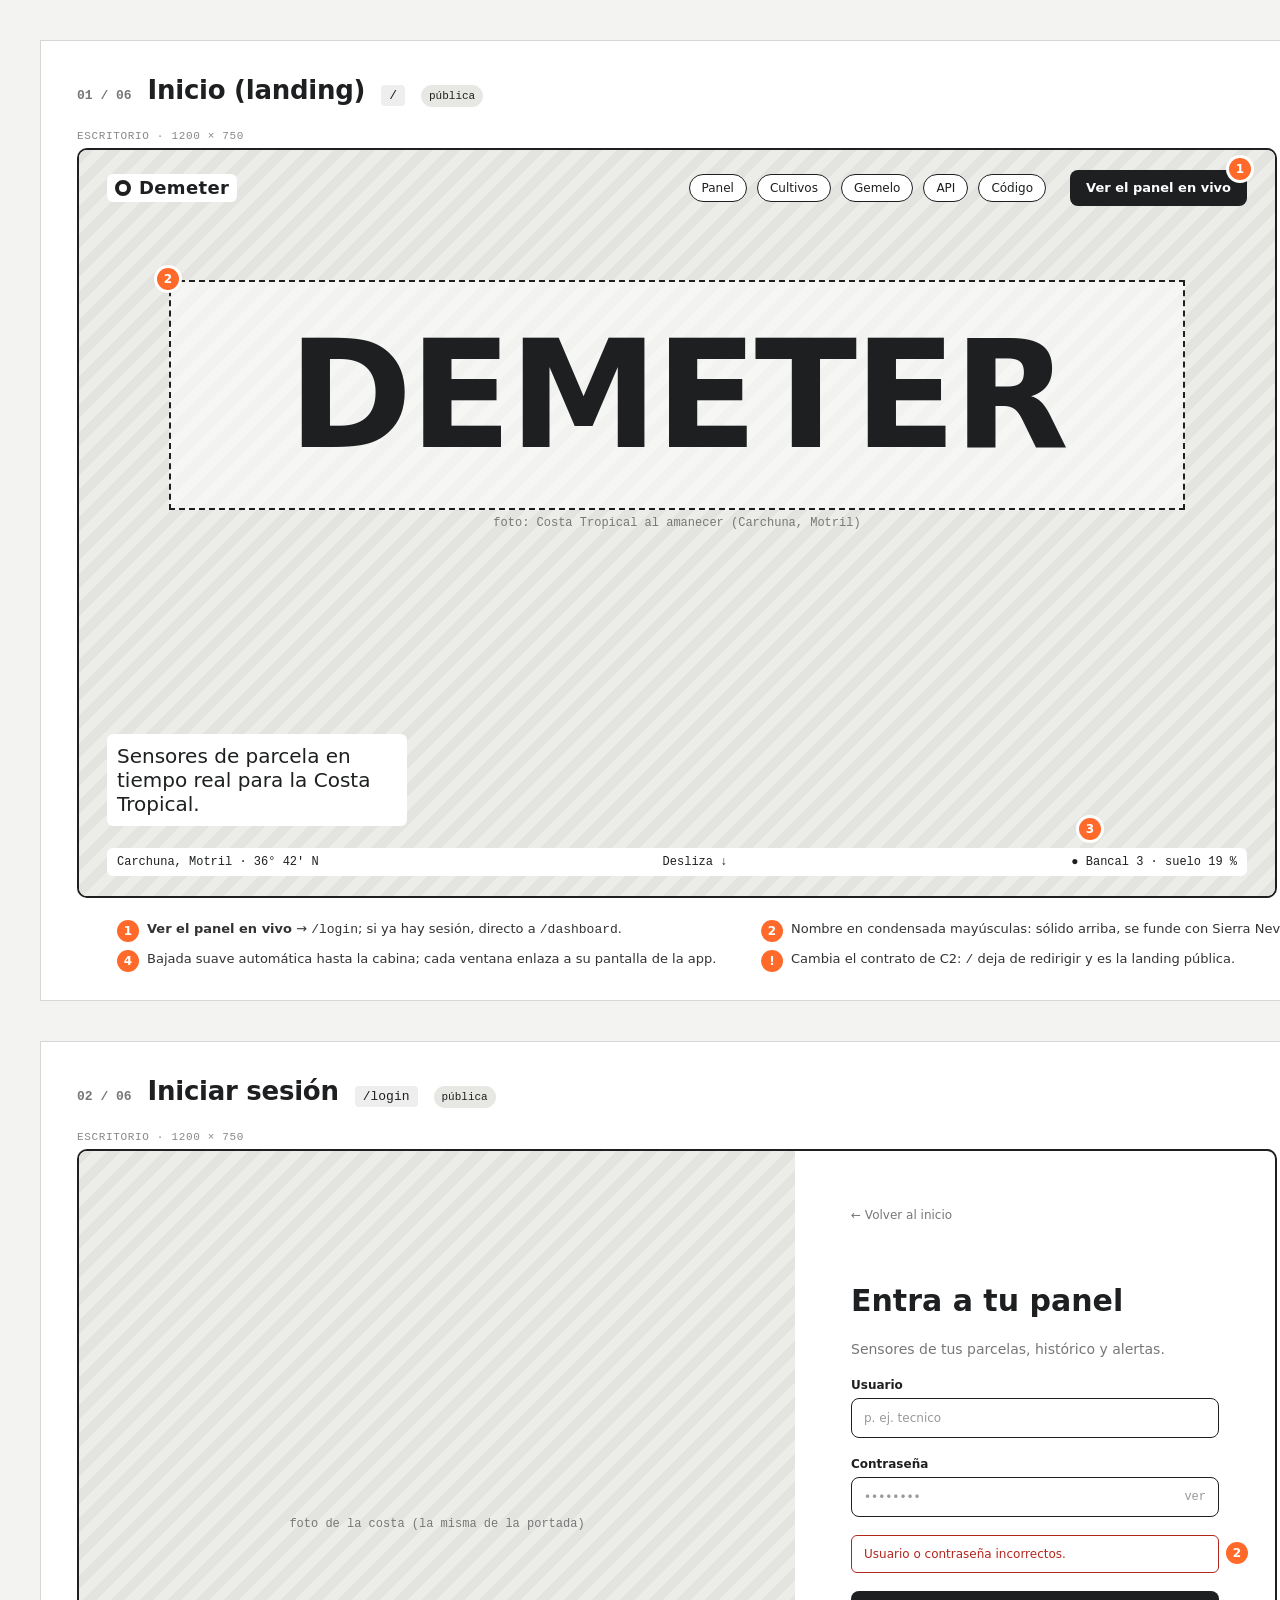
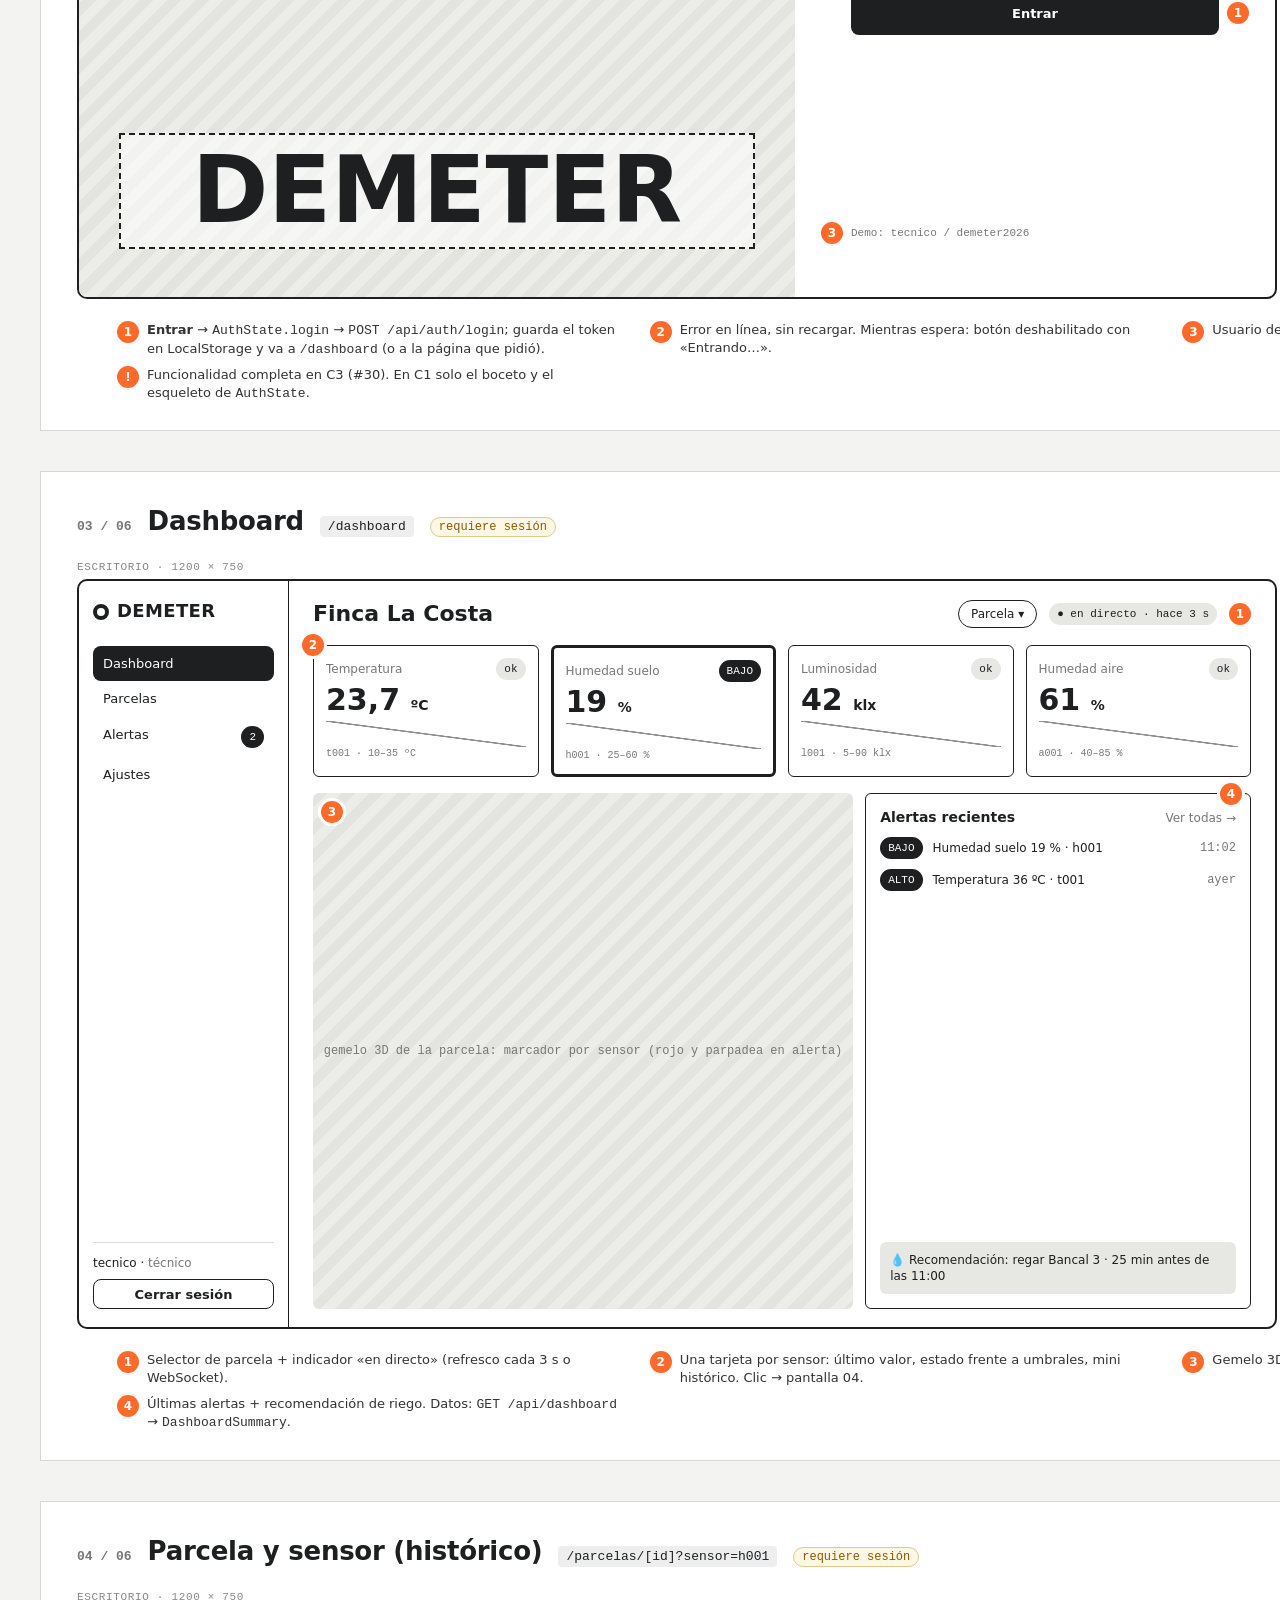
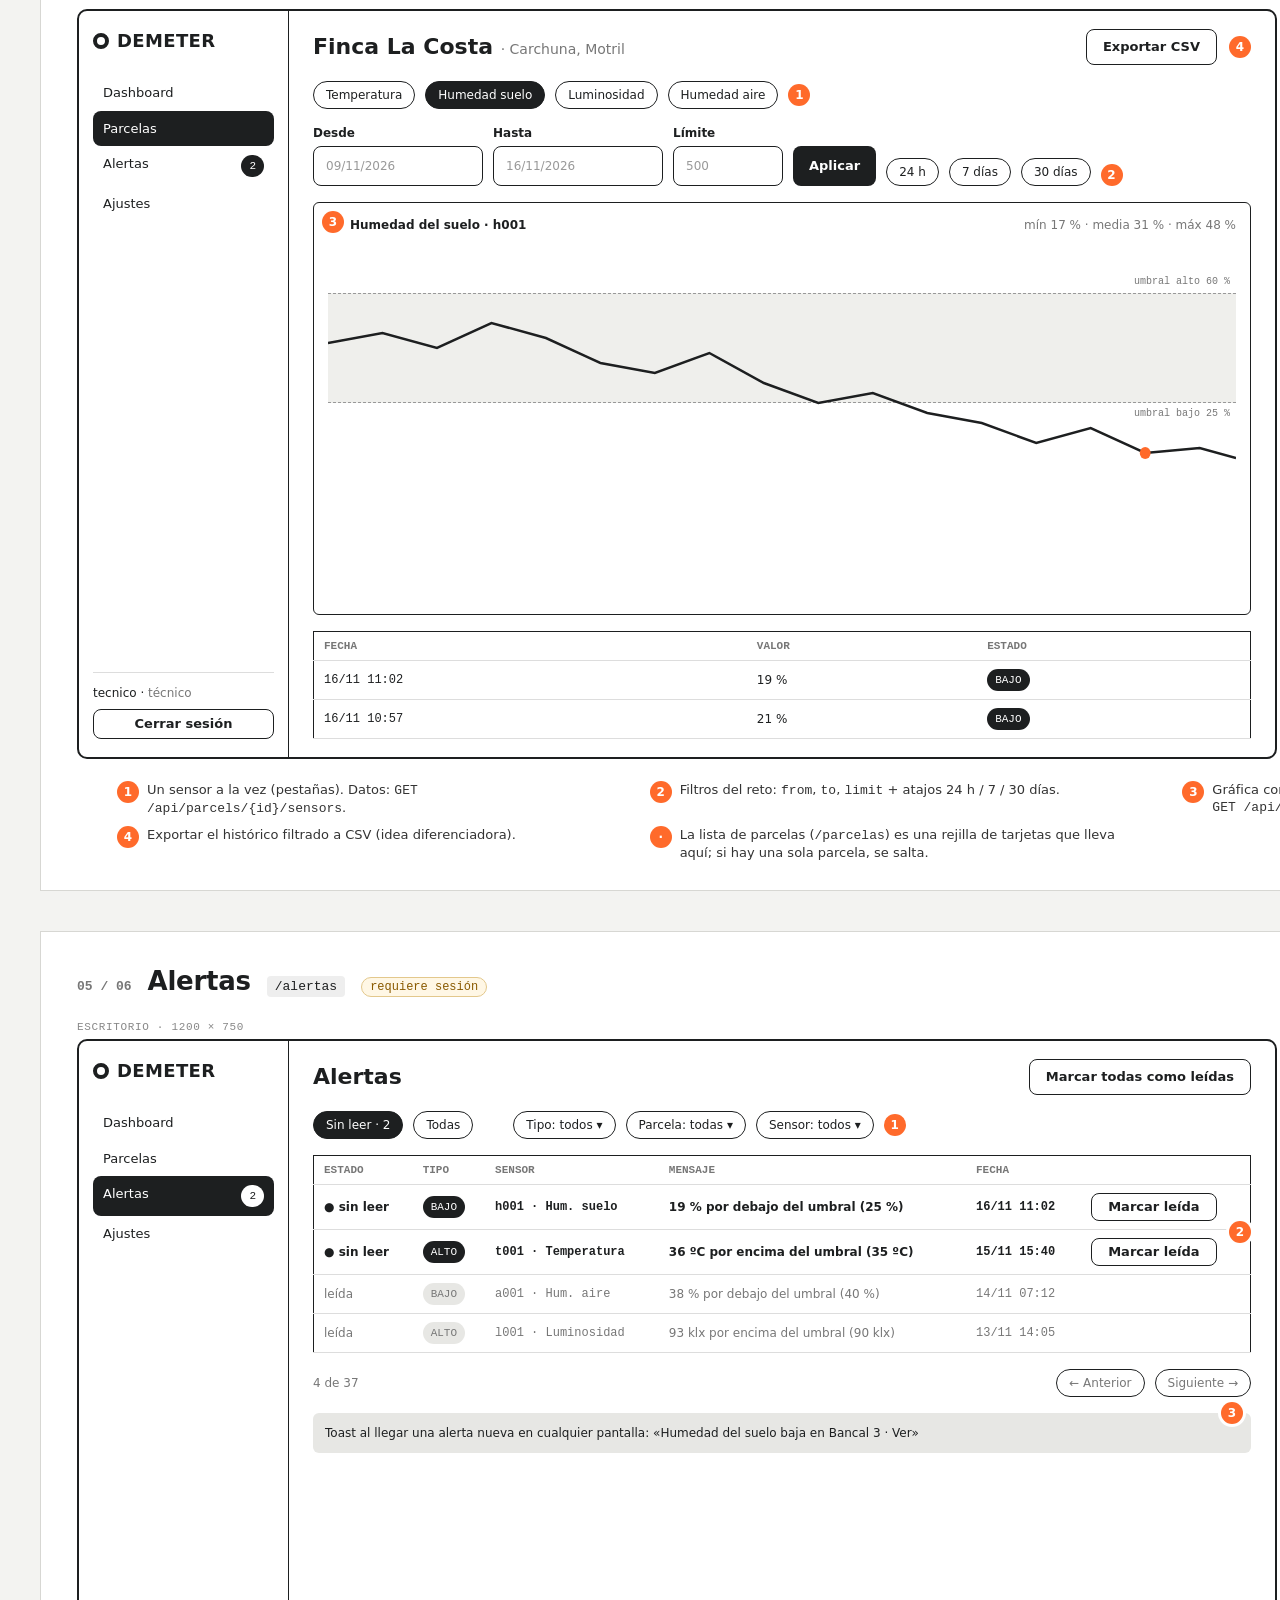
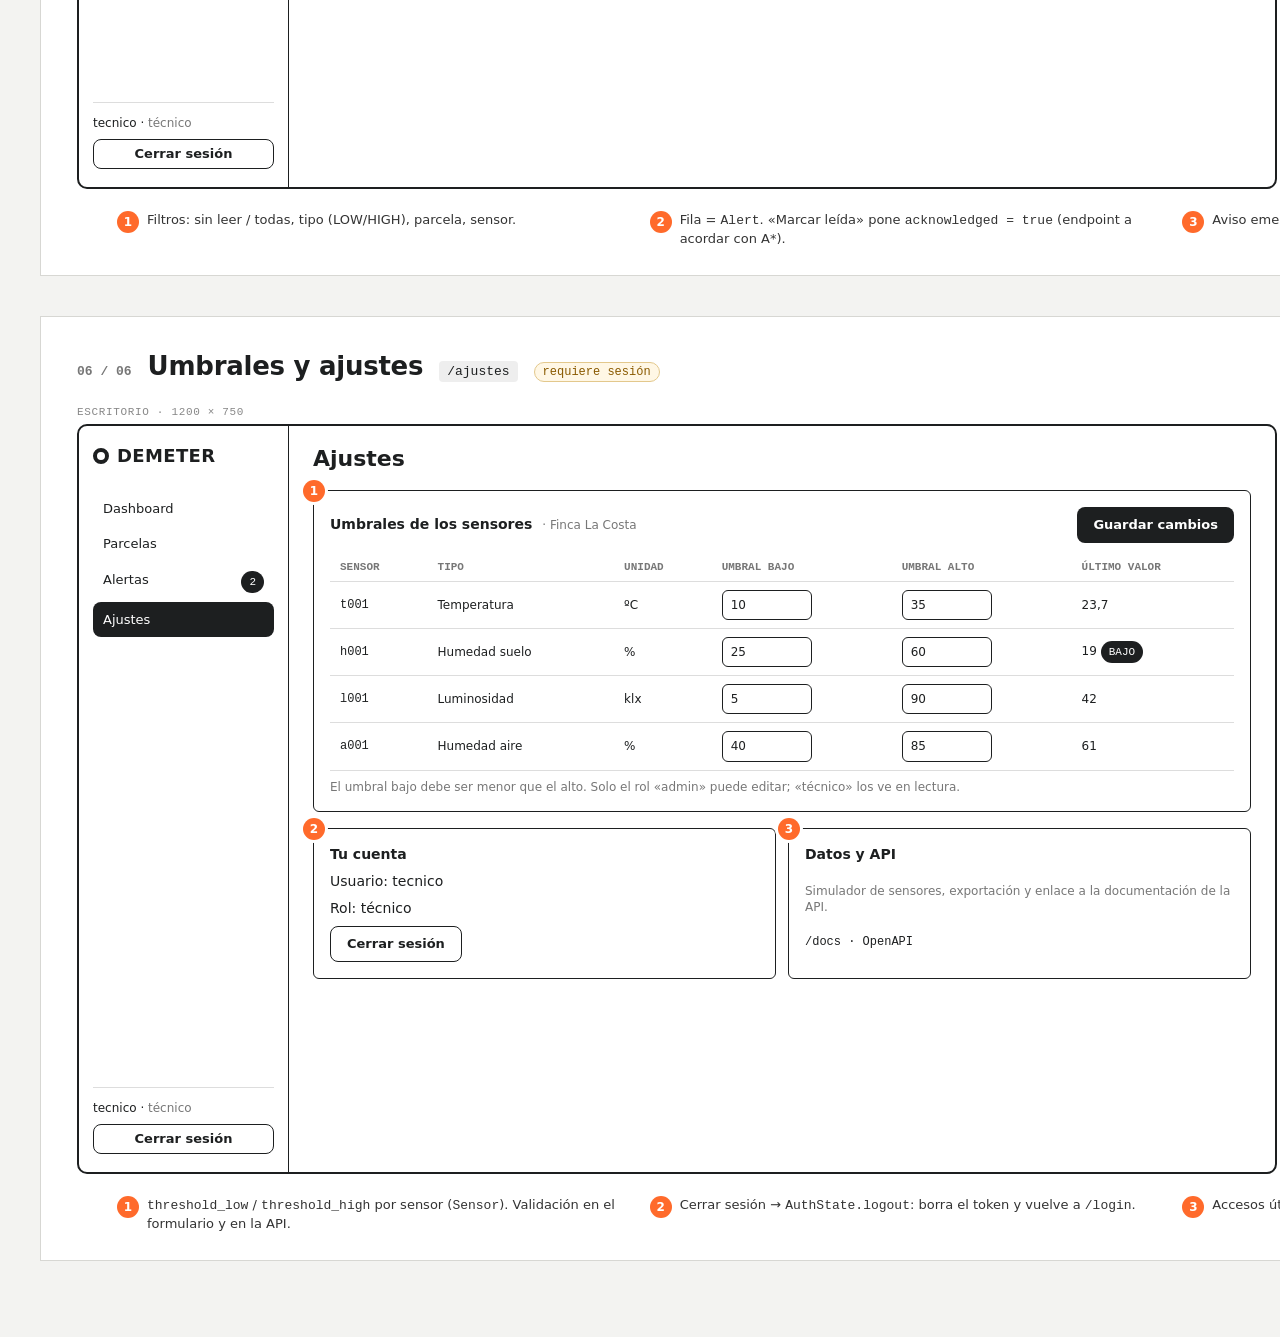
<file: docs/wireframes/fuente/wireframes.html>
<!doctype html>
<html lang="es">
<head>
<meta charset="utf-8">
<title>Demeter · wireframes C1</title>
<!--
  Wireframes de baja fidelidad de Demeter (issue #28, C1).
  Cada <section class="sheet"> es una pantalla: escritorio (1200×750) y móvil (360×750).
  Los PNG de docs/wireframes/ se generan haciendo captura de cada .sheet (ver README).
  Gris = hueco de contenido; los textos son reales; los círculos numerados se explican al pie.
-->
<style>
  * { box-sizing: border-box; margin: 0; }
  body { background: #f3f3f1; font: 14px/1.35 system-ui, -apple-system, "Segoe UI", sans-serif; color: #1d1f20; padding: 40px; }
  .sheet { width: fit-content; min-width: 1680px; background: #fff; border: 1px solid #d7d7d3; padding: 32px 36px 28px; margin-bottom: 40px; }
  .sheet__head { display: flex; align-items: baseline; gap: 16px; margin-bottom: 22px; }
  .sheet__n { font: 600 13px ui-monospace, monospace; color: #777; }
  .sheet__t { font-size: 26px; font-weight: 700; letter-spacing: -.01em; }
  .sheet__route { font: 13px ui-monospace, monospace; background: #eee; padding: 3px 8px; border-radius: 4px; }
  .sheet__lock { font: 12px ui-monospace, monospace; color: #8a5a00; border: 1px solid #e3c88c; background: #fff7e5; padding: 2px 8px; border-radius: 99px; }
  .frames { display: flex; gap: 40px; align-items: flex-start; }
  .lbl { font: 11px ui-monospace, monospace; color: #888; margin-bottom: 6px; text-transform: uppercase; letter-spacing: .06em; }
  .desk { width: 1200px; height: 750px; }
  .mob { width: 360px; height: 750px; border-radius: 28px !important; }
  .frame { border: 2px solid #1d1f20; border-radius: 10px; overflow: hidden; position: relative; background: #fff; }
  .notes { width: 0; min-width: 100%; margin-top: 22px; display: grid; grid-template-columns: repeat(3, 1fr); gap: 8px 32px; font-size: 13px; color: #333; }
  .notes li { list-style: none; display: flex; gap: 8px; }
  .notes b { flex: none; }

  /* piezas */
  .box { background: #e7e7e4; border-radius: 6px; }
  .ph { background: repeating-linear-gradient(135deg, #e3e3e0 0 10px, #ecece9 10px 20px); border-radius: 6px; display: grid; place-items: center; color: #777; font: 12px ui-monospace, monospace; text-align: center; }
  .line { border: 1.5px solid #1d1f20; border-radius: 6px; }
  .btn { display: inline-flex; align-items: center; justify-content: center; height: 36px; padding: 0 16px; border-radius: 8px; background: #1d1f20; color: #fff; font-weight: 600; font-size: 13px; }
  .btn--ghost { background: #fff; color: #1d1f20; border: 1.5px solid #1d1f20; }
  .pill { display: inline-flex; align-items: center; height: 28px; padding: 0 12px; border: 1.5px solid #1d1f20; border-radius: 99px; font-size: 12px; }
  .chip { display: inline-flex; align-items: center; gap: 5px; height: 22px; padding: 0 8px; border-radius: 99px; font: 11px ui-monospace, monospace; background: #e7e7e4; }
  .chip--warn { background: #1d1f20; color: #fff; }
  .mono { font-family: ui-monospace, monospace; }
  .muted { color: #777; }
  .n { position: absolute; width: 22px; height: 22px; border-radius: 50%; background: #ff6a2b; color: #fff; font: 700 12px/22px system-ui; text-align: center; z-index: 5; box-shadow: 0 0 0 3px #fff; }
  .notes .n { position: static; flex: none; }
  .field { display: grid; gap: 5px; font-size: 12px; font-weight: 600; }
  .field span.inp { height: 40px; border: 1.5px solid #1d1f20; border-radius: 8px; display: flex; align-items: center; padding: 0 12px; font-weight: 400; color: #999; }
  .row { display: flex; align-items: center; gap: 10px; }
  .spark { height: 26px; background: linear-gradient(to top right, transparent 48%, #1d1f20 49% 51%, transparent 52%); opacity: .5; }
  table { border-collapse: collapse; width: 100%; font-size: 12px; }
  th, td { text-align: left; padding: 8px 10px; border-bottom: 1px solid #ddd; }
  th { font: 600 11px ui-monospace, monospace; color: #777; text-transform: uppercase; }

  /* armazón de la app (escritorio) */
  .app { display: grid; grid-template-columns: 210px 1fr; height: 100%; }
  .side { border-right: 1.5px solid #1d1f20; padding: 18px 14px; display: flex; flex-direction: column; gap: 6px; }
  .logo { font-weight: 800; font-stretch: 75%; letter-spacing: .02em; font-size: 18px; margin-bottom: 16px; display: flex; gap: 8px; align-items: center; }
  .logo i { width: 16px; height: 16px; border: 4px solid #1d1f20; border-radius: 50%; }
  .nav a { display: flex; justify-content: space-between; padding: 9px 10px; border-radius: 8px; color: inherit; text-decoration: none; font-size: 13px; }
  .nav a.on { background: #1d1f20; color: #fff; }
  .side__foot { margin-top: auto; border-top: 1px solid #ddd; padding-top: 12px; display: grid; gap: 8px; font-size: 12px; }
  .main { padding: 18px 24px; display: flex; flex-direction: column; gap: 16px; overflow: hidden; }
  .top { display: flex; align-items: center; gap: 12px; }
  .top h1 { font-size: 22px; margin-right: auto; }
  /* armazón móvil */
  .mtop { height: 56px; display: flex; align-items: center; justify-content: space-between; padding: 0 16px; border-bottom: 1.5px solid #1d1f20; }
  .mbody { padding: 14px 16px; display: flex; flex-direction: column; gap: 12px; height: calc(100% - 56px - 64px); overflow: hidden; }
  .mtab { position: absolute; left: 0; right: 0; bottom: 0; height: 64px; border-top: 1.5px solid #1d1f20; display: grid; grid-template-columns: repeat(4, 1fr); font-size: 11px; text-align: center; align-items: center; background: #fff; }
  .mtab span::before { content: ""; display: block; width: 18px; height: 18px; margin: 0 auto 3px; border-radius: 5px; background: #d5d5d1; }
  .mtab .on { font-weight: 700; }
  .mtab .on::before { background: #1d1f20; }
</style>
</head>
<body>

<!-- ============================================================ 1. INICIO -->
<section class="sheet" id="s1">
  <div class="sheet__head"><span class="sheet__n">01 / 06</span><span class="sheet__t">Inicio (landing)</span><span class="sheet__route">/</span><span class="chip">pública</span></div>
  <div class="frames">
    <div><p class="lbl">Escritorio · 1200 × 750</p>
      <div class="frame desk">
        <div class="ph" style="position:absolute;inset:0;border-radius:0">foto: Costa Tropical al amanecer (Carchuna, Motril)</div>
        <div class="row" style="position:absolute;left:28px;right:28px;top:20px">
          <span class="logo" style="margin:0;background:#fff;padding:2px 8px;border-radius:6px"><i></i>Demeter</span><span style="flex:1"></span>
          <span class="pill" style="background:#fff">Panel</span><span class="pill" style="background:#fff">Cultivos</span><span class="pill" style="background:#fff">Gemelo</span><span class="pill" style="background:#fff">API</span><span class="pill" style="background:#fff">Código</span>
          <span class="btn" style="margin-left:14px">Ver el panel en vivo</span>
        </div>
        <span class="n" style="left:1150px;top:8px">1</span>
        <div style="position:absolute;left:90px;right:90px;top:130px;height:230px;border:2px dashed #1d1f20;display:grid;place-items:center;font:800 150px/1 system-ui;font-stretch:75%;letter-spacing:-.02em;color:#1d1f20;background:rgba(255,255,255,.55)">DEMETER</div>
        <span class="n" style="left:78px;top:118px">2</span>
        <div style="position:absolute;left:28px;bottom:70px;width:300px;background:#fff;padding:10px;border-radius:6px;font-size:20px;line-height:1.2">Sensores de parcela en tiempo real para la Costa Tropical.</div>
        <div class="row mono" style="position:absolute;left:28px;right:28px;bottom:20px;font-size:12px;background:#fff;padding:6px 10px;border-radius:6px"><span>Carchuna, Motril · 36° 42′ N</span><span style="flex:1;text-align:center">Desliza ↓</span><span>● Bancal 3 · suelo 19 %</span></div>
        <span class="n" style="left:1000px;top:668px">3</span>
      </div>
    </div>
    <div><p class="lbl">Móvil · 360 × 750</p>
      <div class="frame mob">
        <div class="ph" style="position:absolute;inset:0;border-radius:0">foto</div>
        <div class="row" style="position:absolute;left:14px;right:14px;top:16px"><span class="logo" style="margin:0;background:#fff;padding:2px 6px;border-radius:6px;font-size:15px"><i></i>Demeter</span><span style="flex:1"></span><span class="btn" style="height:32px;font-size:12px">Ver el panel</span></div>
        <div style="position:absolute;left:12px;right:12px;top:250px;height:96px;border:2px dashed #1d1f20;display:grid;place-items:center;font:800 64px/1 system-ui;font-stretch:75%;color:#1d1f20;background:rgba(255,255,255,.55)">DEMETER</div>
        <div style="position:absolute;left:16px;right:16px;bottom:56px;background:#fff;padding:8px;border-radius:6px;font-size:17px">Sensores de parcela en tiempo real para la Costa Tropical.</div>
        <div class="row mono" style="position:absolute;left:16px;right:16px;bottom:18px;font-size:11px;background:#fff;padding:4px 8px;border-radius:6px"><span>Desliza ↓</span><span style="flex:1"></span><span>● suelo 19 %</span></div>
      </div>
    </div>
    <div style="width:300px"><p class="lbl">Al bajar (resto de la página)</p>
      <div style="display:grid;gap:8px">
        <div class="ph" style="height:120px">acto 2: niebla + bancal en líneas 3D</div>
        <div class="ph" style="height:150px;position:relative">cabina «mundos»: Medir · Avisar · Regar · Explorar<span class="n" style="right:6px;top:6px">4</span></div>
        <div class="ph" style="height:90px">funciones / gemelo 3D</div>
        <div class="ph" style="height:70px">API y código abierto (GPL v3)</div>
        <div class="ph" style="height:60px">preguntas + pie</div>
      </div>
    </div>
  </div>
  <ul class="notes">
    <li><span class="n">1</span><span><b>Ver el panel en vivo</b> → <span class="mono">/login</span>; si ya hay sesión, directo a <span class="mono">/dashboard</span>.</span></li>
    <li><span class="n">2</span><span>Nombre en condensada mayúsculas: sólido arriba, se funde con Sierra Nevada abajo.</span></li>
    <li><span class="n">3</span><span>Lectura en directo de demo (dato real del Bancal 3 cuando esté la API).</span></li>
    <li><span class="n">4</span><span>Bajada suave automática hasta la cabina; cada ventana enlaza a su pantalla de la app.</span></li>
    <li><span class="n">!</span><span>Cambia el contrato de C2: <span class="mono">/</span> deja de redirigir y es la landing pública.</span></li>
  </ul>
</section>

<!-- ============================================================ 2. LOGIN -->
<section class="sheet" id="s2">
  <div class="sheet__head"><span class="sheet__n">02 / 06</span><span class="sheet__t">Iniciar sesión</span><span class="sheet__route">/login</span><span class="chip">pública</span></div>
  <div class="frames">
    <div><p class="lbl">Escritorio · 1200 × 750</p>
      <div class="frame desk" style="display:grid;grid-template-columns:1fr 480px">
        <div class="ph" style="border-radius:0;position:relative">foto de la costa (la misma de la portada)
          <div style="position:absolute;left:40px;right:40px;bottom:48px;font:800 92px/1 system-ui;font-stretch:75%;border:2px dashed #1d1f20;text-align:center;padding:10px;background:rgba(255,255,255,.55);color:#1d1f20">DEMETER</div>
        </div>
        <div style="padding:56px 56px;display:flex;flex-direction:column;gap:18px;position:relative">
          <a class="muted" style="font-size:12px">← Volver al inicio</a>
          <h2 style="font-size:30px;margin-top:40px">Entra a tu panel</h2>
          <p class="muted">Sensores de tus parcelas, histórico y alertas.</p>
          <label class="field">Usuario<span class="inp">p. ej. tecnico</span></label>
          <label class="field">Contraseña<span class="inp">••••••••<span style="margin-left:auto" class="mono">ver</span></span></label>
          <div class="line" style="padding:10px 12px;font-size:12px;border-color:#b3261e;color:#b3261e;position:relative">Usuario o contraseña incorrectos.<span class="n" style="right:-30px;top:6px">2</span></div>
          <span class="btn" style="height:44px;position:relative">Entrar<span class="n" style="right:-30px;top:11px">1</span></span>
          <p class="mono muted" style="font-size:11px;margin-top:auto;position:relative">Demo: tecnico / demeter2026<span class="n" style="left:-30px;top:-4px">3</span></p>
        </div>
      </div>
    </div>
    <div><p class="lbl">Móvil · 360 × 750</p>
      <div class="frame mob">
        <div class="ph" style="height:210px;border-radius:0;position:relative">foto<div style="position:absolute;left:14px;right:14px;bottom:14px;font:800 52px/1 system-ui;font-stretch:75%;border:2px dashed #1d1f20;text-align:center;background:rgba(255,255,255,.55);color:#1d1f20">DEMETER</div></div>
        <div style="padding:22px 20px;display:flex;flex-direction:column;gap:14px">
          <h2 style="font-size:24px">Entra a tu panel</h2>
          <label class="field">Usuario<span class="inp">p. ej. tecnico</span></label>
          <label class="field">Contraseña<span class="inp">••••••••</span></label>
          <span class="btn" style="height:46px">Entrar</span>
          <a class="muted" style="font-size:12px;text-align:center">← Volver al inicio</a>
          <p class="mono muted" style="font-size:11px;text-align:center;margin-top:30px">Demo: tecnico / demeter2026</p>
        </div>
      </div>
    </div>
  </div>
  <ul class="notes">
    <li><span class="n">1</span><span><b>Entrar</b> → <span class="mono">AuthState.login</span> → <span class="mono">POST /api/auth/login</span>; guarda el token en LocalStorage y va a <span class="mono">/dashboard</span> (o a la página que pidió).</span></li>
    <li><span class="n">2</span><span>Error en línea, sin recargar. Mientras espera: botón deshabilitado con «Entrando…».</span></li>
    <li><span class="n">3</span><span>Usuario de demo para el jurado (lo crea el seed).</span></li>
    <li><span class="n">!</span><span>Funcionalidad completa en C3 (#30). En C1 solo el boceto y el esqueleto de <span class="mono">AuthState</span>.</span></li>
  </ul>
</section>

<!-- ============================================================ 3. DASHBOARD -->
<section class="sheet" id="s3">
  <div class="sheet__head"><span class="sheet__n">03 / 06</span><span class="sheet__t">Dashboard</span><span class="sheet__route">/dashboard</span><span class="sheet__lock">requiere sesión</span></div>
  <div class="frames">
    <div><p class="lbl">Escritorio · 1200 × 750</p>
      <div class="frame desk"><div class="app">
        <aside class="side"><span class="logo"><i></i>DEMETER</span>
          <nav class="nav"><a class="on">Dashboard</a><a>Parcelas</a><a>Alertas <span class="chip chip--warn">2</span></a><a>Ajustes</a></nav>
          <div class="side__foot"><span>tecnico · <span class="muted">técnico</span></span><span class="btn btn--ghost" style="height:30px">Cerrar sesión</span></div></aside>
        <main class="main">
          <div class="top"><h1>Finca La Costa</h1><span class="pill">Parcela ▾</span><span class="chip">● en directo · hace 3 s</span><span class="n" style="position:static">1</span></div>
          <div style="display:grid;grid-template-columns:repeat(4,1fr);gap:12px;position:relative">
            <div class="line" style="padding:12px"><div class="row"><span class="muted" style="font-size:12px">Temperatura</span><span style="flex:1"></span><span class="chip">ok</span></div><div style="font-size:30px;font-weight:700">23,7 <small style="font-size:14px">ºC</small></div><div class="spark"></div><div class="mono muted" style="font-size:10px">t001 · 10–35 ºC</div></div>
            <div class="line" style="padding:12px;border-width:3px"><div class="row"><span class="muted" style="font-size:12px">Humedad suelo</span><span style="flex:1"></span><span class="chip chip--warn">BAJO</span></div><div style="font-size:30px;font-weight:700">19 <small style="font-size:14px">%</small></div><div class="spark"></div><div class="mono muted" style="font-size:10px">h001 · 25–60 %</div></div>
            <div class="line" style="padding:12px"><div class="row"><span class="muted" style="font-size:12px">Luminosidad</span><span style="flex:1"></span><span class="chip">ok</span></div><div style="font-size:30px;font-weight:700">42 <small style="font-size:14px">klx</small></div><div class="spark"></div><div class="mono muted" style="font-size:10px">l001 · 5–90 klx</div></div>
            <div class="line" style="padding:12px"><div class="row"><span class="muted" style="font-size:12px">Humedad aire</span><span style="flex:1"></span><span class="chip">ok</span></div><div style="font-size:30px;font-weight:700">61 <small style="font-size:14px">%</small></div><div class="spark"></div><div class="mono muted" style="font-size:10px">a001 · 40–85 %</div></div>
            <span class="n" style="left:-11px;top:-11px">2</span>
          </div>
          <div style="display:grid;grid-template-columns:1.4fr 1fr;gap:12px;flex:1;min-height:0">
            <div class="ph" style="position:relative">gemelo 3D de la parcela: marcador por sensor (rojo y parpadea en alerta)<span class="n" style="left:8px;top:8px">3</span></div>
            <div class="line" style="padding:14px;display:flex;flex-direction:column;gap:10px;position:relative"><div class="row"><b>Alertas recientes</b><span style="flex:1"></span><a class="muted" style="font-size:12px">Ver todas →</a></div>
              <div class="row" style="font-size:12px"><span class="chip chip--warn">BAJO</span><span>Humedad suelo 19 % · h001</span><span style="flex:1"></span><span class="muted mono">11:02</span></div>
              <div class="row" style="font-size:12px"><span class="chip chip--warn">ALTO</span><span>Temperatura 36 ºC · t001</span><span style="flex:1"></span><span class="muted mono">ayer</span></div>
              <div class="box" style="padding:10px;font-size:12px;margin-top:auto">💧 Recomendación: regar Bancal 3 · 25 min antes de las 11:00</div>
              <span class="n" style="right:8px;top:-11px">4</span></div>
          </div>
        </main></div></div>
    </div>
    <div><p class="lbl">Móvil · 360 × 750</p>
      <div class="frame mob">
        <div class="mtop"><span class="logo" style="margin:0;font-size:15px"><i></i>DEMETER</span><span class="chip">● hace 3 s</span></div>
        <div class="mbody">
          <span class="pill" style="align-self:flex-start">Finca La Costa ▾</span>
          <div style="display:grid;grid-template-columns:1fr 1fr;gap:8px">
            <div class="line" style="padding:10px"><span class="muted" style="font-size:11px">Temperatura</span><div style="font-size:22px;font-weight:700">23,7 ºC</div></div>
            <div class="line" style="padding:10px;border-width:3px"><span class="muted" style="font-size:11px">Hum. suelo <span class="chip chip--warn">BAJO</span></span><div style="font-size:22px;font-weight:700">19 %</div></div>
            <div class="line" style="padding:10px"><span class="muted" style="font-size:11px">Luz</span><div style="font-size:22px;font-weight:700">42 klx</div></div>
            <div class="line" style="padding:10px"><span class="muted" style="font-size:11px">Hum. aire</span><div style="font-size:22px;font-weight:700">61 %</div></div>
          </div>
          <div class="ph" style="height:170px">gemelo 3D</div>
          <b>Alertas recientes</b>
          <div class="row" style="font-size:12px"><span class="chip chip--warn">BAJO</span><span>Hum. suelo 19 %</span><span style="flex:1"></span><span class="muted mono">11:02</span></div>
        </div>
        <div class="mtab"><span class="on">Inicio</span><span>Parcelas</span><span>Alertas</span><span>Ajustes</span></div>
      </div>
    </div>
  </div>
  <ul class="notes">
    <li><span class="n">1</span><span>Selector de parcela + indicador «en directo» (refresco cada 3 s o WebSocket).</span></li>
    <li><span class="n">2</span><span>Una tarjeta por sensor: último valor, estado frente a umbrales, mini histórico. Clic → pantalla 04.</span></li>
    <li><span class="n">3</span><span>Gemelo 3D (innovación). En móvil va debajo de las tarjetas.</span></li>
    <li><span class="n">4</span><span>Últimas alertas + recomendación de riego. Datos: <span class="mono">GET /api/dashboard</span> → <span class="mono">DashboardSummary</span>.</span></li>
  </ul>
</section>

<!-- ============================================================ 4. PARCELA Y SENSOR -->
<section class="sheet" id="s4">
  <div class="sheet__head"><span class="sheet__n">04 / 06</span><span class="sheet__t">Parcela y sensor (histórico)</span><span class="sheet__route">/parcelas/[id]?sensor=h001</span><span class="sheet__lock">requiere sesión</span></div>
  <div class="frames">
    <div><p class="lbl">Escritorio · 1200 × 750</p>
      <div class="frame desk"><div class="app">
        <aside class="side"><span class="logo"><i></i>DEMETER</span>
          <nav class="nav"><a>Dashboard</a><a class="on">Parcelas</a><a>Alertas <span class="chip chip--warn">2</span></a><a>Ajustes</a></nav>
          <div class="side__foot"><span>tecnico · <span class="muted">técnico</span></span><span class="btn btn--ghost" style="height:30px">Cerrar sesión</span></div></aside>
        <main class="main">
          <div class="top"><h1>Finca La Costa <span class="muted" style="font-size:14px;font-weight:400">· Carchuna, Motril</span></h1><span class="btn btn--ghost">Exportar CSV</span><span class="n" style="position:static">4</span></div>
          <div class="row" style="position:relative"><span class="pill">Temperatura</span><span class="pill" style="background:#1d1f20;color:#fff">Humedad suelo</span><span class="pill">Luminosidad</span><span class="pill">Humedad aire</span><span class="n" style="position:static">1</span></div>
          <div class="row" style="position:relative"><label class="field" style="width:170px">Desde<span class="inp">09/11/2026</span></label><label class="field" style="width:170px">Hasta<span class="inp">16/11/2026</span></label><label class="field" style="width:110px">Límite<span class="inp">500</span></label><span class="btn" style="align-self:flex-end;height:40px">Aplicar</span><span class="pill" style="align-self:flex-end">24 h</span><span class="pill" style="align-self:flex-end">7 días</span><span class="pill" style="align-self:flex-end">30 días</span><span class="n" style="position:static;align-self:flex-end">2</span></div>
          <div class="line" style="flex:1;min-height:0;position:relative;padding:14px">
            <div class="row" style="font-size:12px;padding-left:22px"><b>Humedad del suelo · h001</b><span style="flex:1"></span><span class="muted">mín 17 % · media 31 % · máx 48 %</span></div>
            <div style="position:absolute;left:14px;right:14px;top:90px;height:110px;background:#efefec;border-top:1px dashed #999;border-bottom:1px dashed #999"></div>
            <span class="mono muted" style="position:absolute;right:20px;top:72px;font-size:10px">umbral alto 60 %</span><span class="mono muted" style="position:absolute;right:20px;top:204px;font-size:10px">umbral bajo 25 %</span>
            <svg viewBox="0 0 1000 220" preserveAspectRatio="none" style="position:absolute;left:14px;right:14px;top:50px;width:calc(100% - 28px);height:220px"><polyline fill="none" stroke="#1d1f20" stroke-width="2.5" points="0,90 60,80 120,95 180,70 240,85 300,110 360,120 420,100 480,130 540,150 600,140 660,160 720,170 780,190 840,175 900,200 960,195 1000,205"/><circle cx="900" cy="200" r="6" fill="#ff6a2b"/></svg>
            <span class="n" style="left:8px;top:8px">3</span>
          </div>
          <table class="line"><tr><th>Fecha</th><th>Valor</th><th>Estado</th></tr><tr><td class="mono">16/11 11:02</td><td>19 %</td><td><span class="chip chip--warn">BAJO</span></td></tr><tr><td class="mono">16/11 10:57</td><td>21 %</td><td><span class="chip chip--warn">BAJO</span></td></tr></table>
        </main></div></div>
    </div>
    <div><p class="lbl">Móvil · 360 × 750</p>
      <div class="frame mob">
        <div class="mtop"><span>← Finca La Costa</span><span class="mono" style="font-size:12px">CSV</span></div>
        <div class="mbody">
          <div class="row" style="overflow:hidden"><span class="pill" style="flex:none">Temp.</span><span class="pill" style="flex:none;background:#1d1f20;color:#fff">Hum. suelo</span><span class="pill" style="flex:none">Luz</span><span class="pill" style="flex:none">Hum. aire</span></div>
          <div class="row"><span class="pill">24 h</span><span class="pill" style="background:#1d1f20;color:#fff">7 días</span><span class="pill">30 días</span><span class="pill">Fechas…</span></div>
          <div class="line" style="height:230px;position:relative;padding:10px"><b style="font-size:12px">Humedad del suelo</b><div style="position:absolute;left:10px;right:10px;top:70px;height:70px;background:#efefec;border-top:1px dashed #999;border-bottom:1px dashed #999"></div><svg viewBox="0 0 1000 220" preserveAspectRatio="none" style="position:absolute;left:10px;top:40px;width:calc(100% - 20px);height:170px"><polyline fill="none" stroke="#1d1f20" stroke-width="5" points="0,90 120,95 240,85 360,120 480,130 600,140 720,170 840,175 1000,205"/></svg></div>
          <div class="mono muted" style="font-size:11px">mín 17 % · media 31 % · máx 48 %</div>
          <table><tr><th>Fecha</th><th>Valor</th></tr><tr><td class="mono">16/11 11:02</td><td>19 % <span class="chip chip--warn">BAJO</span></td></tr><tr><td class="mono">16/11 10:57</td><td>21 %</td></tr></table>
        </div>
        <div class="mtab"><span>Inicio</span><span class="on">Parcelas</span><span>Alertas</span><span>Ajustes</span></div>
      </div>
    </div>
  </div>
  <ul class="notes">
    <li><span class="n">1</span><span>Un sensor a la vez (pestañas). Datos: <span class="mono">GET /api/parcels/{id}/sensors</span>.</span></li>
    <li><span class="n">2</span><span>Filtros del reto: <span class="mono">from</span>, <span class="mono">to</span>, <span class="mono">limit</span> + atajos 24 h / 7 / 30 días.</span></li>
    <li><span class="n">3</span><span>Gráfica con la banda de umbrales; puntos fuera de banda resaltados. <span class="mono">GET /api/sensors/{id}/data</span> → <span class="mono">list[Reading]</span>.</span></li>
    <li><span class="n">4</span><span>Exportar el histórico filtrado a CSV (idea diferenciadora).</span></li>
    <li><span class="n">·</span><span>La lista de parcelas (<span class="mono">/parcelas</span>) es una rejilla de tarjetas que lleva aquí; si hay una sola parcela, se salta.</span></li>
  </ul>
</section>

<!-- ============================================================ 5. ALERTAS -->
<section class="sheet" id="s5">
  <div class="sheet__head"><span class="sheet__n">05 / 06</span><span class="sheet__t">Alertas</span><span class="sheet__route">/alertas</span><span class="sheet__lock">requiere sesión</span></div>
  <div class="frames">
    <div><p class="lbl">Escritorio · 1200 × 750</p>
      <div class="frame desk"><div class="app">
        <aside class="side"><span class="logo"><i></i>DEMETER</span>
          <nav class="nav"><a>Dashboard</a><a>Parcelas</a><a class="on">Alertas <span class="chip" style="background:#fff;color:#1d1f20">2</span></a><a>Ajustes</a></nav>
          <div class="side__foot"><span>tecnico · <span class="muted">técnico</span></span><span class="btn btn--ghost" style="height:30px">Cerrar sesión</span></div></aside>
        <main class="main">
          <div class="top"><h1>Alertas</h1><span class="btn btn--ghost">Marcar todas como leídas</span></div>
          <div class="row" style="position:relative"><span class="pill" style="background:#1d1f20;color:#fff">Sin leer · 2</span><span class="pill">Todas</span><span style="width:20px"></span><span class="pill">Tipo: todos ▾</span><span class="pill">Parcela: todas ▾</span><span class="pill">Sensor: todos ▾</span><span class="n" style="position:static">1</span></div>
          <table class="line" style="position:relative">
            <tr><th>Estado</th><th>Tipo</th><th>Sensor</th><th>Mensaje</th><th>Fecha</th><th></th></tr>
            <tr style="font-weight:600"><td>● sin leer</td><td><span class="chip chip--warn">BAJO</span></td><td class="mono">h001 · Hum. suelo</td><td>19 % por debajo del umbral (25 %)</td><td class="mono">16/11 11:02</td><td><span class="btn btn--ghost" style="height:28px">Marcar leída</span></td></tr>
            <tr style="font-weight:600"><td>● sin leer</td><td><span class="chip chip--warn">ALTO</span></td><td class="mono">t001 · Temperatura</td><td>36 ºC por encima del umbral (35 ºC)</td><td class="mono">15/11 15:40</td><td><span class="btn btn--ghost" style="height:28px">Marcar leída</span></td></tr>
            <tr class="muted"><td>leída</td><td><span class="chip">BAJO</span></td><td class="mono">a001 · Hum. aire</td><td>38 % por debajo del umbral (40 %)</td><td class="mono">14/11 07:12</td><td></td></tr>
            <tr class="muted"><td>leída</td><td><span class="chip">ALTO</span></td><td class="mono">l001 · Luminosidad</td><td>93 klx por encima del umbral (90 klx)</td><td class="mono">13/11 14:05</td><td></td></tr>
          </table>
          <span class="n" style="position:absolute;left:1150px;top:180px">2</span>
          <div class="row muted" style="font-size:12px"><span>4 de 37</span><span style="flex:1"></span><span class="pill">← Anterior</span><span class="pill">Siguiente →</span></div>
          <div class="box" style="padding:12px;font-size:12px;position:relative">Toast al llegar una alerta nueva en cualquier pantalla: «Humedad del suelo baja en Bancal 3 · Ver»<span class="n" style="right:8px;top:-11px">3</span></div>
        </main></div></div>
    </div>
    <div><p class="lbl">Móvil · 360 × 750</p>
      <div class="frame mob">
        <div class="mtop"><b>Alertas</b><span class="mono" style="font-size:12px">Filtrar</span></div>
        <div class="mbody">
          <div class="row"><span class="pill" style="background:#1d1f20;color:#fff">Sin leer · 2</span><span class="pill">Todas</span></div>
          <div class="line" style="padding:12px;display:grid;gap:6px"><div class="row"><span class="chip chip--warn">BAJO</span><b style="font-size:13px">Humedad suelo · h001</b></div><span style="font-size:12px">19 % por debajo del umbral (25 %)</span><div class="row"><span class="mono muted" style="font-size:11px">16/11 11:02</span><span style="flex:1"></span><span class="btn btn--ghost" style="height:28px">Marcar leída</span></div></div>
          <div class="line" style="padding:12px;display:grid;gap:6px"><div class="row"><span class="chip chip--warn">ALTO</span><b style="font-size:13px">Temperatura · t001</b></div><span style="font-size:12px">36 ºC por encima del umbral (35 ºC)</span><div class="row"><span class="mono muted" style="font-size:11px">15/11 15:40</span><span style="flex:1"></span><span class="btn btn--ghost" style="height:28px">Marcar leída</span></div></div>
          <div class="line muted" style="padding:12px;font-size:12px">BAJO · Humedad aire · 14/11 · leída</div>
        </div>
        <div class="mtab"><span>Inicio</span><span>Parcelas</span><span class="on">Alertas</span><span>Ajustes</span></div>
      </div>
    </div>
  </div>
  <ul class="notes">
    <li><span class="n">1</span><span>Filtros: sin leer / todas, tipo (LOW/HIGH), parcela, sensor.</span></li>
    <li><span class="n">2</span><span>Fila = <span class="mono">Alert</span>. «Marcar leída» pone <span class="mono">acknowledged = true</span> (endpoint a acordar con A*).</span></li>
    <li><span class="n">3</span><span>Aviso emergente global con <span class="mono">rx.toast</span> cuando entra una alerta nueva.</span></li>
  </ul>
</section>

<!-- ============================================================ 6. AJUSTES -->
<section class="sheet" id="s6">
  <div class="sheet__head"><span class="sheet__n">06 / 06</span><span class="sheet__t">Umbrales y ajustes</span><span class="sheet__route">/ajustes</span><span class="sheet__lock">requiere sesión</span></div>
  <div class="frames">
    <div><p class="lbl">Escritorio · 1200 × 750</p>
      <div class="frame desk"><div class="app">
        <aside class="side"><span class="logo"><i></i>DEMETER</span>
          <nav class="nav"><a>Dashboard</a><a>Parcelas</a><a>Alertas <span class="chip chip--warn">2</span></a><a class="on">Ajustes</a></nav>
          <div class="side__foot"><span>tecnico · <span class="muted">técnico</span></span><span class="btn btn--ghost" style="height:30px">Cerrar sesión</span></div></aside>
        <main class="main">
          <div class="top"><h1>Ajustes</h1></div>
          <div class="line" style="padding:16px;position:relative">
            <div class="row" style="margin-bottom:10px"><b>Umbrales de los sensores</b><span class="muted" style="font-size:12px">· Finca La Costa</span><span style="flex:1"></span><span class="btn">Guardar cambios</span></div>
            <table>
              <tr><th>Sensor</th><th>Tipo</th><th>Unidad</th><th>Umbral bajo</th><th>Umbral alto</th><th>Último valor</th></tr>
              <tr><td class="mono">t001</td><td>Temperatura</td><td>ºC</td><td><span class="line" style="display:inline-block;width:90px;padding:6px 8px">10</span></td><td><span class="line" style="display:inline-block;width:90px;padding:6px 8px">35</span></td><td>23,7</td></tr>
              <tr><td class="mono">h001</td><td>Humedad suelo</td><td>%</td><td><span class="line" style="display:inline-block;width:90px;padding:6px 8px">25</span></td><td><span class="line" style="display:inline-block;width:90px;padding:6px 8px">60</span></td><td>19 <span class="chip chip--warn">BAJO</span></td></tr>
              <tr><td class="mono">l001</td><td>Luminosidad</td><td>klx</td><td><span class="line" style="display:inline-block;width:90px;padding:6px 8px">5</span></td><td><span class="line" style="display:inline-block;width:90px;padding:6px 8px">90</span></td><td>42</td></tr>
              <tr><td class="mono">a001</td><td>Humedad aire</td><td>%</td><td><span class="line" style="display:inline-block;width:90px;padding:6px 8px">40</span></td><td><span class="line" style="display:inline-block;width:90px;padding:6px 8px">85</span></td><td>61</td></tr>
            </table>
            <p class="muted" style="font-size:12px;margin-top:8px">El umbral bajo debe ser menor que el alto. Solo el rol «admin» puede editar; «técnico» los ve en lectura.</p>
            <span class="n" style="left:-11px;top:-11px">1</span>
          </div>
          <div style="display:grid;grid-template-columns:1fr 1fr;gap:12px">
            <div class="line" style="padding:16px;display:grid;gap:8px;position:relative"><b>Tu cuenta</b><span>Usuario: tecnico</span><span>Rol: técnico</span><span class="btn btn--ghost" style="justify-self:start">Cerrar sesión</span><span class="n" style="left:-11px;top:-11px">2</span></div>
            <div class="line" style="padding:16px;display:grid;gap:8px;position:relative"><b>Datos y API</b><span class="muted" style="font-size:12px">Simulador de sensores, exportación y enlace a la documentación de la API.</span><span class="mono" style="font-size:12px">/docs · OpenAPI</span><span class="n" style="left:-11px;top:-11px">3</span></div>
          </div>
        </main></div></div>
    </div>
    <div><p class="lbl">Móvil · 360 × 750</p>
      <div class="frame mob">
        <div class="mtop"><b>Ajustes</b><span></span></div>
        <div class="mbody">
          <b>Umbrales</b>
          <div class="line" style="padding:12px;display:grid;gap:8px"><div class="row"><b style="font-size:13px">Humedad suelo</b><span class="mono muted" style="font-size:11px">h001 · %</span></div><div style="display:grid;grid-template-columns:1fr 1fr;gap:8px"><label class="field">Bajo<span class="inp" style="color:#1d1f20">25</span></label><label class="field">Alto<span class="inp" style="color:#1d1f20">60</span></label></div></div>
          <div class="line" style="padding:12px;display:grid;gap:8px"><div class="row"><b style="font-size:13px">Temperatura</b><span class="mono muted" style="font-size:11px">t001 · ºC</span></div><div style="display:grid;grid-template-columns:1fr 1fr;gap:8px"><label class="field">Bajo<span class="inp" style="color:#1d1f20">10</span></label><label class="field">Alto<span class="inp" style="color:#1d1f20">35</span></label></div></div>
          <span class="muted" style="font-size:12px">+ 2 sensores más…</span>
          <span class="btn" style="height:44px">Guardar cambios</span>
          <span class="btn btn--ghost" style="height:44px">Cerrar sesión</span>
        </div>
        <div class="mtab"><span>Inicio</span><span>Parcelas</span><span>Alertas</span><span class="on">Ajustes</span></div>
      </div>
    </div>
  </div>
  <ul class="notes">
    <li><span class="n">1</span><span><span class="mono">threshold_low</span> / <span class="mono">threshold_high</span> por sensor (<span class="mono">Sensor</span>). Validación en el formulario y en la API.</span></li>
    <li><span class="n">2</span><span>Cerrar sesión → <span class="mono">AuthState.logout</span>: borra el token y vuelve a <span class="mono">/login</span>.</span></li>
    <li><span class="n">3</span><span>Accesos útiles para la demo (simulador, CSV, documentación de la API).</span></li>
  </ul>
</section>

</body>
</html>
</file>
